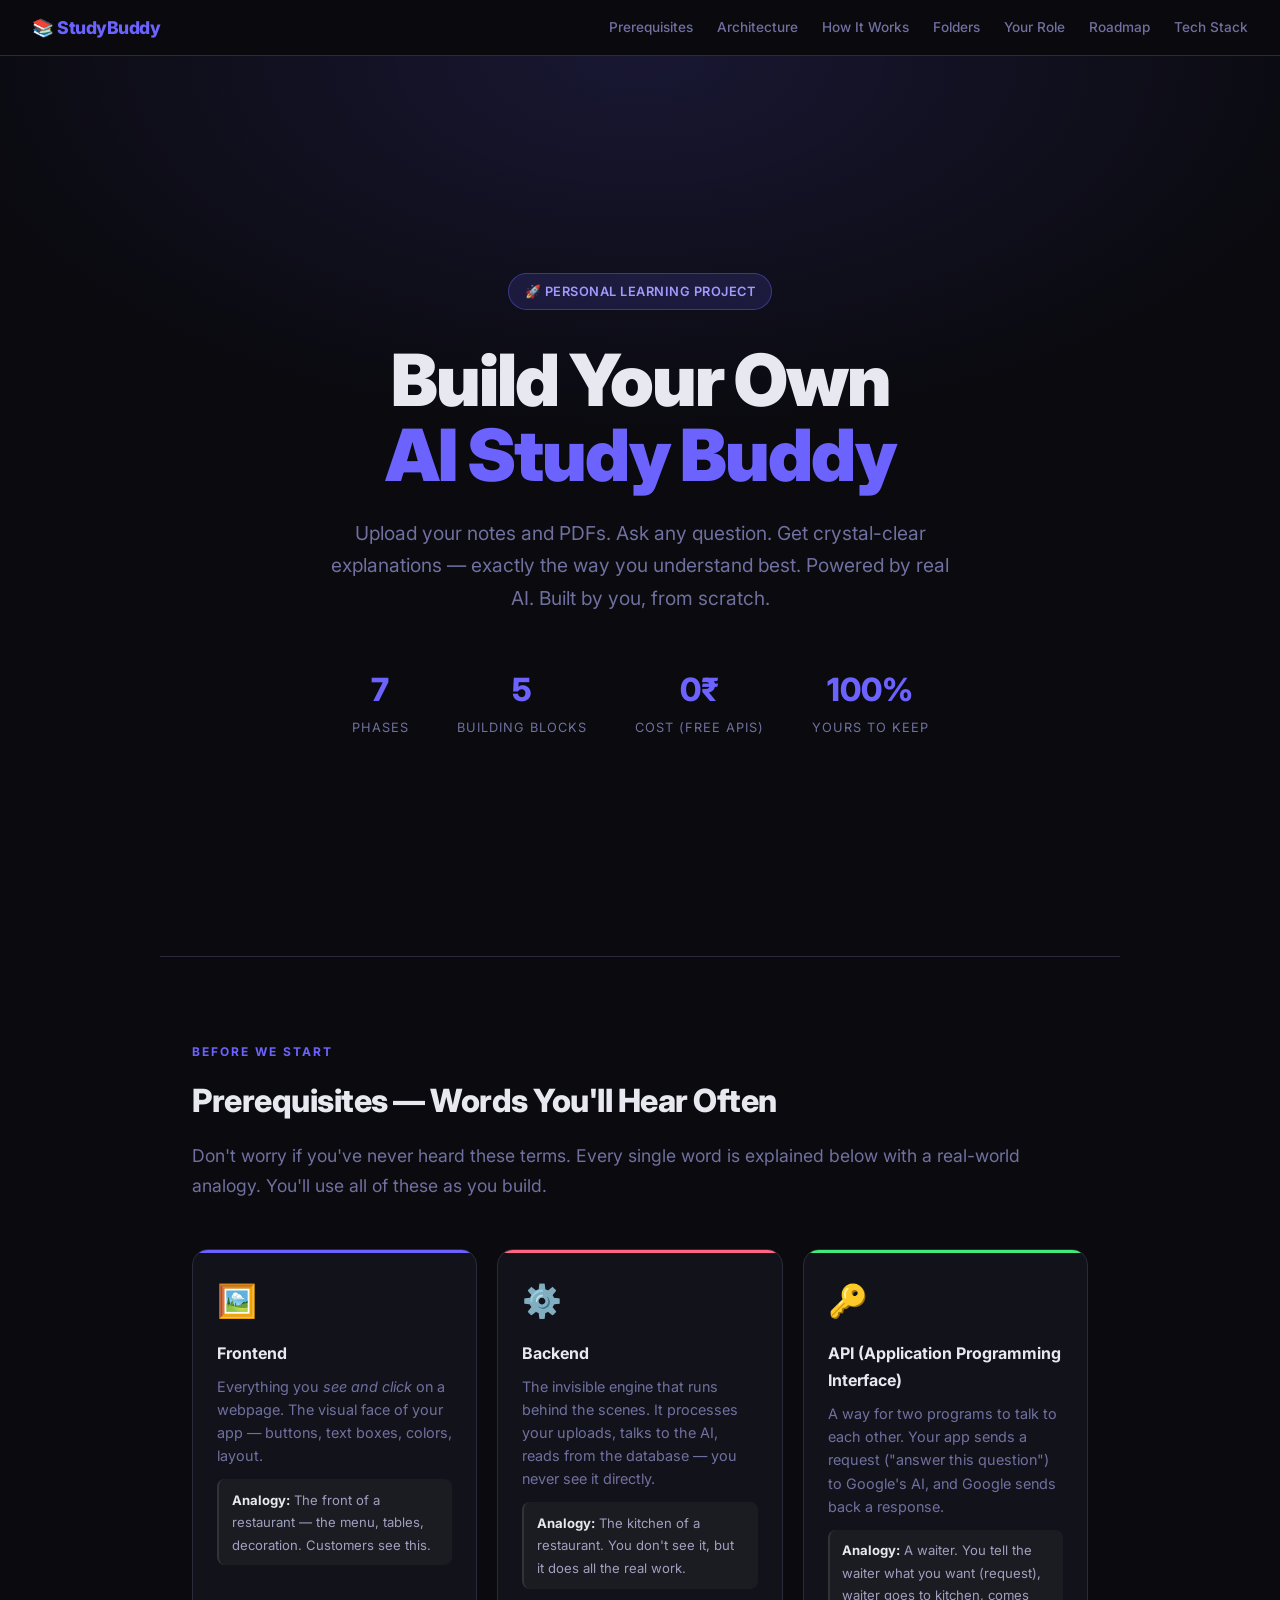
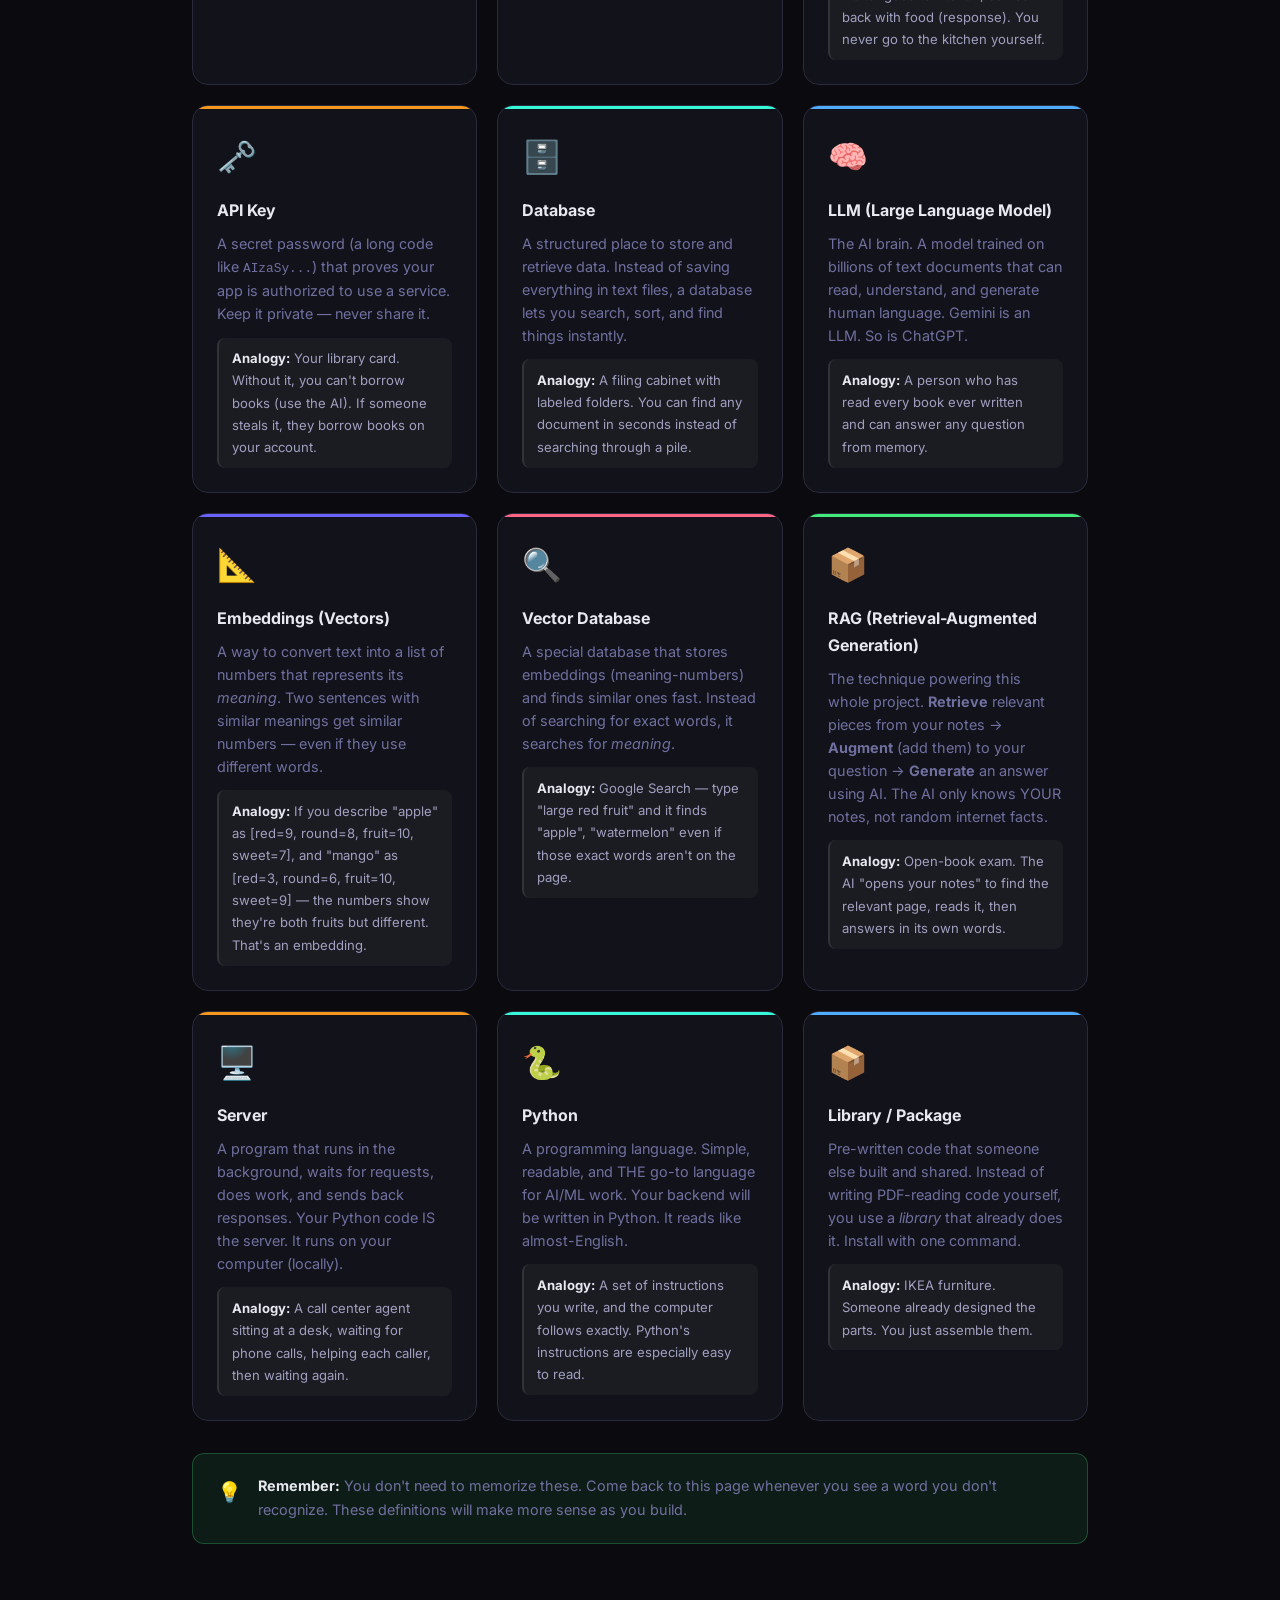
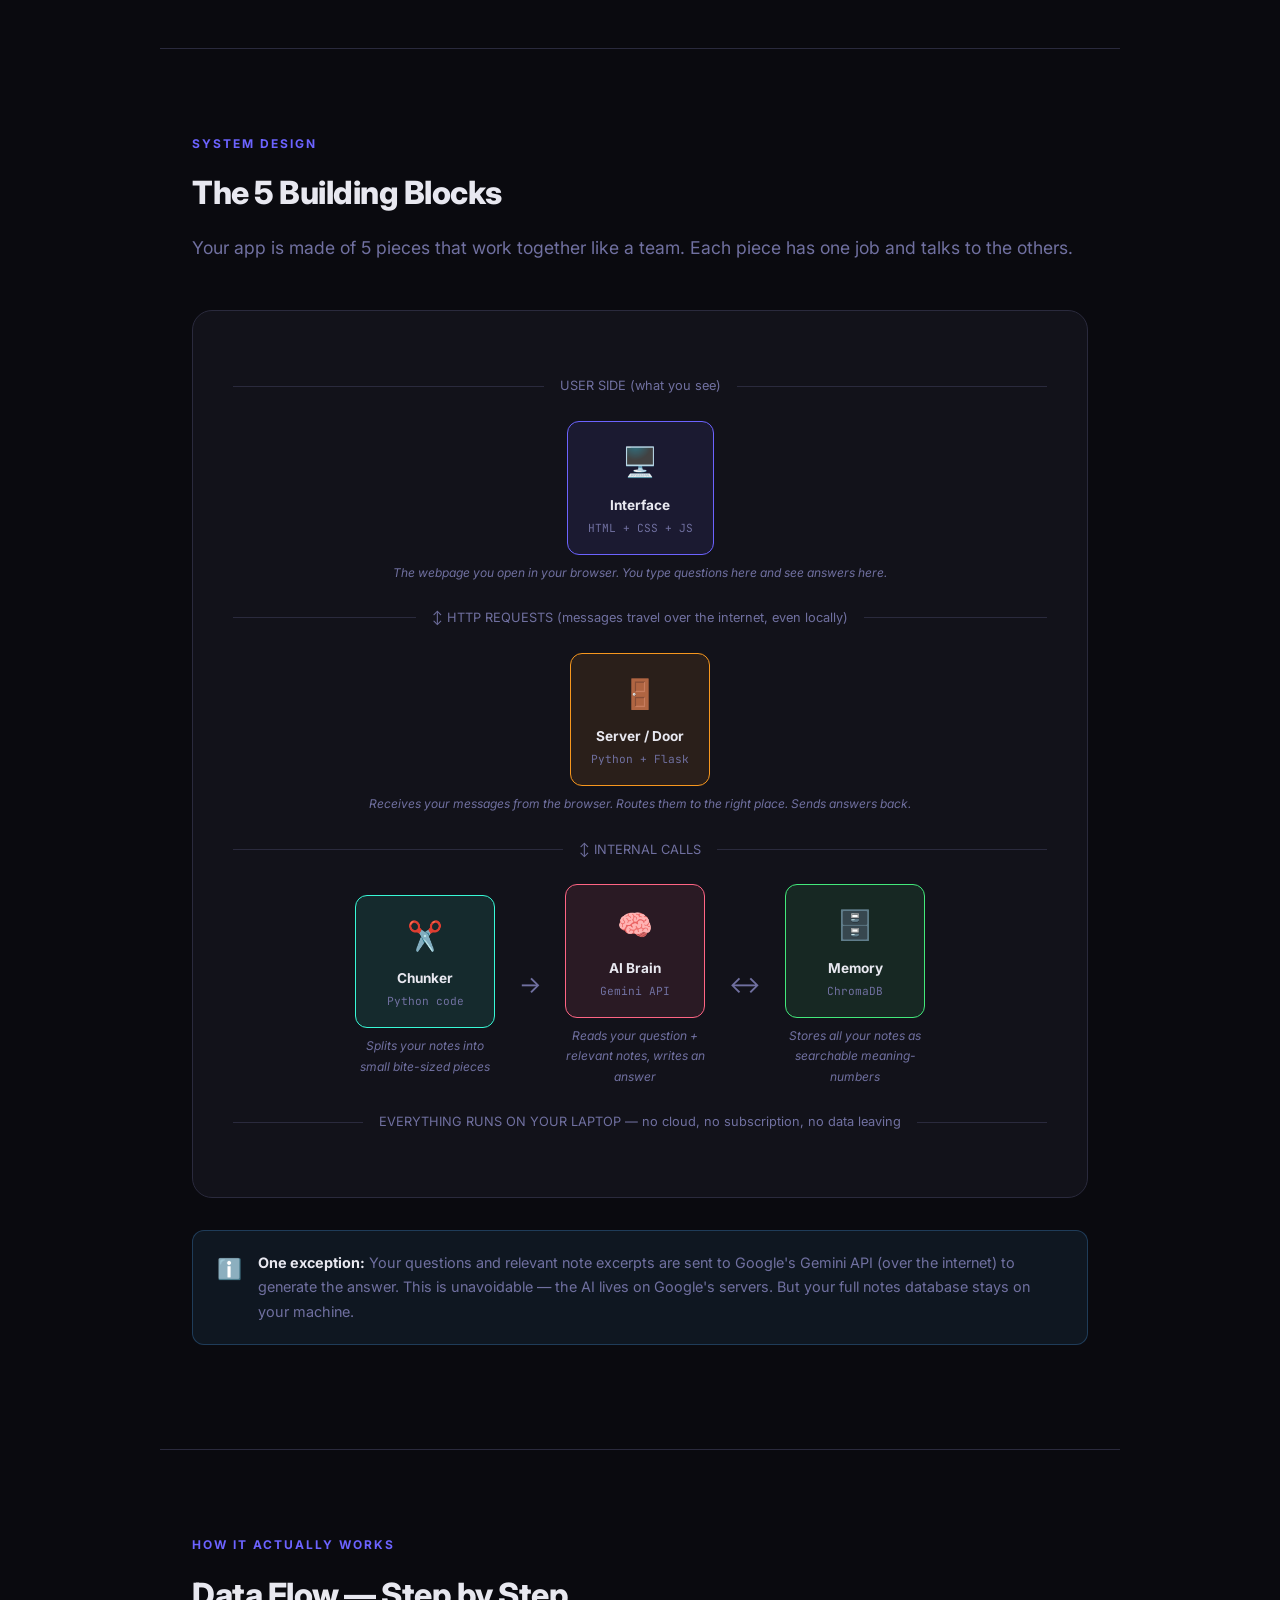
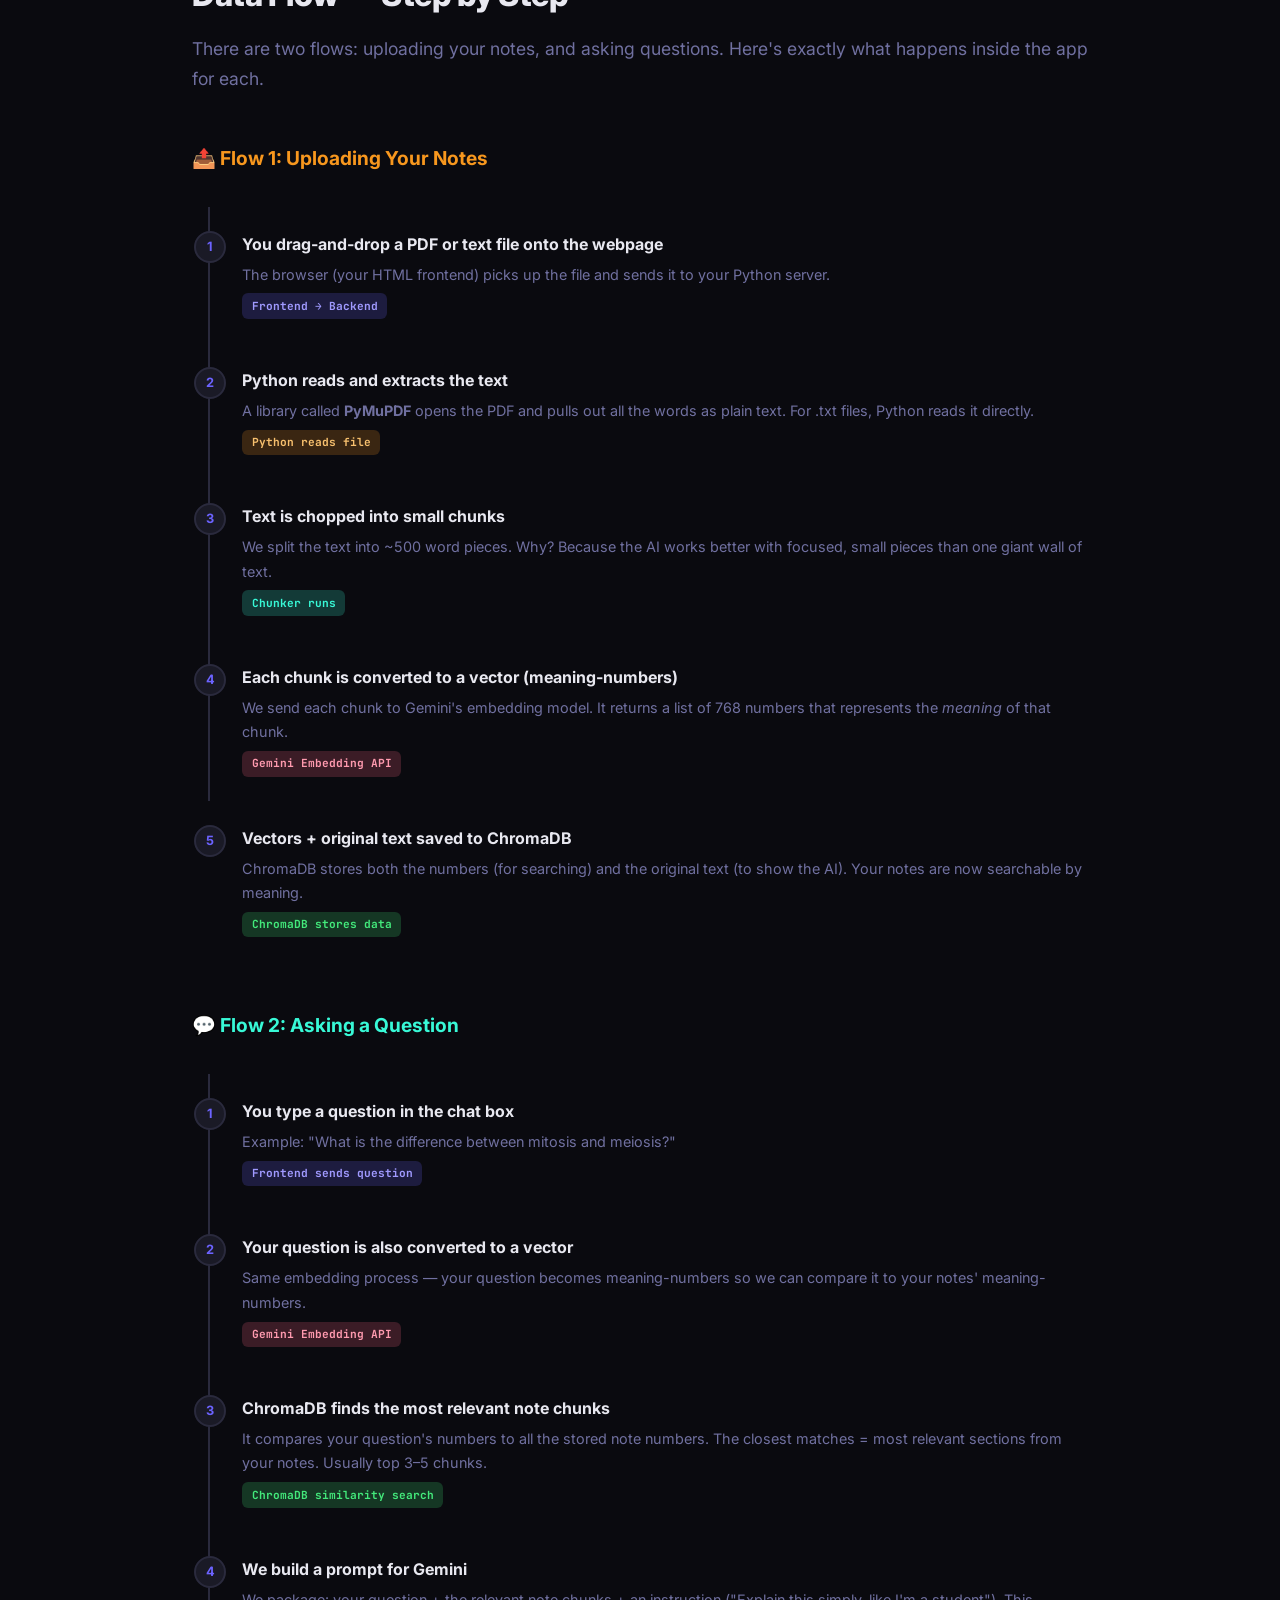
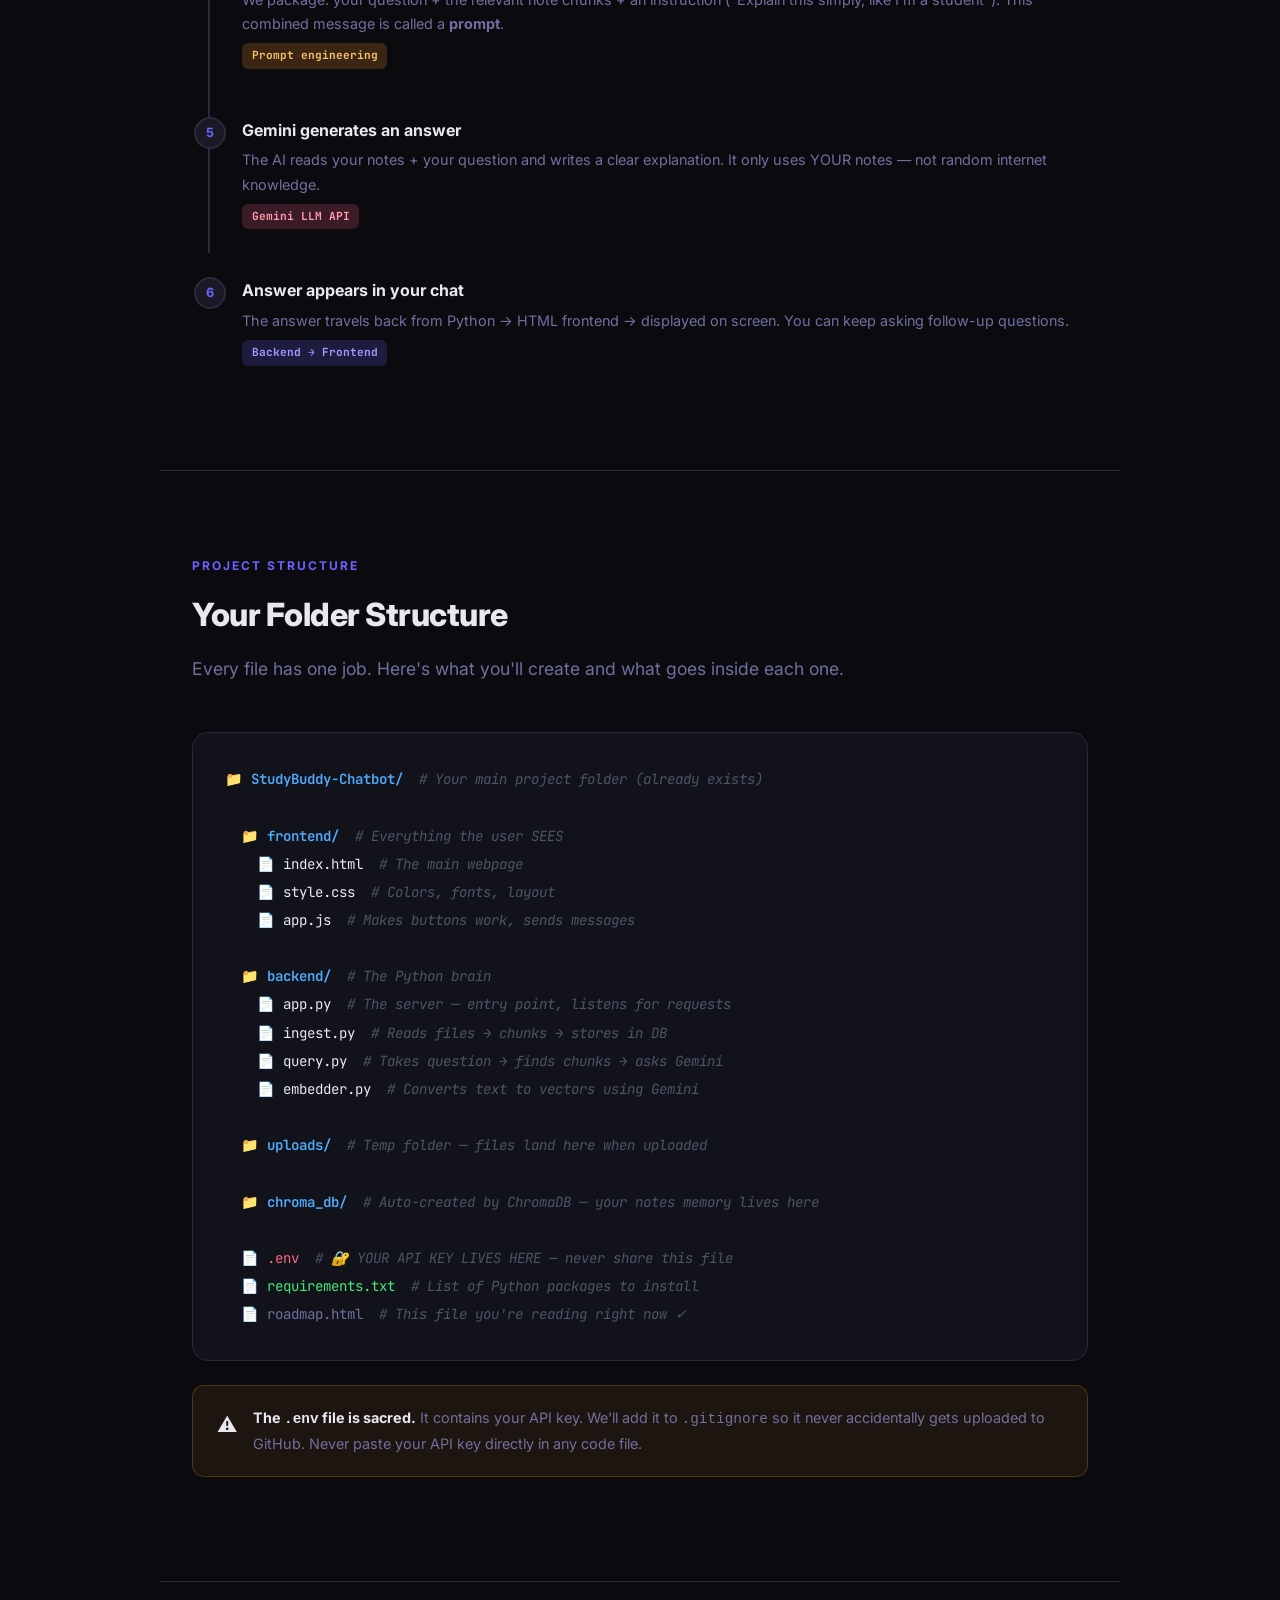
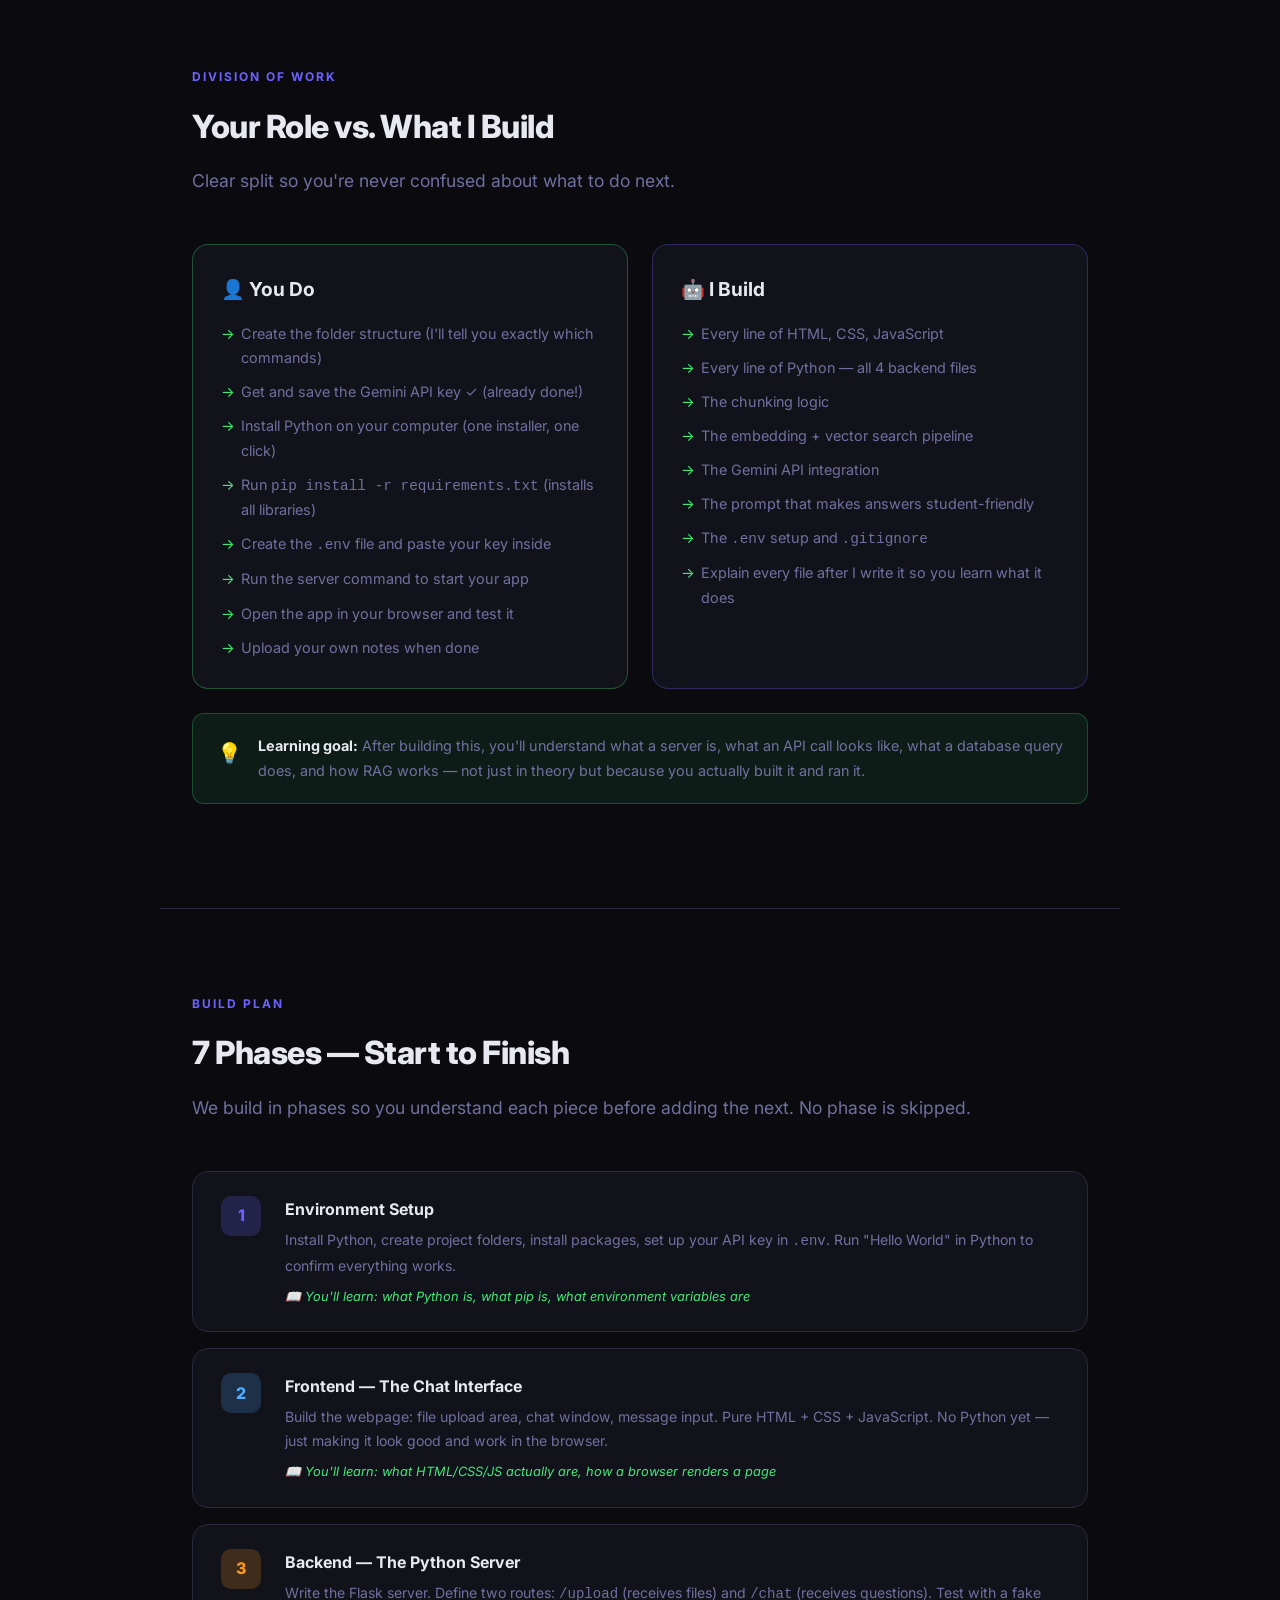
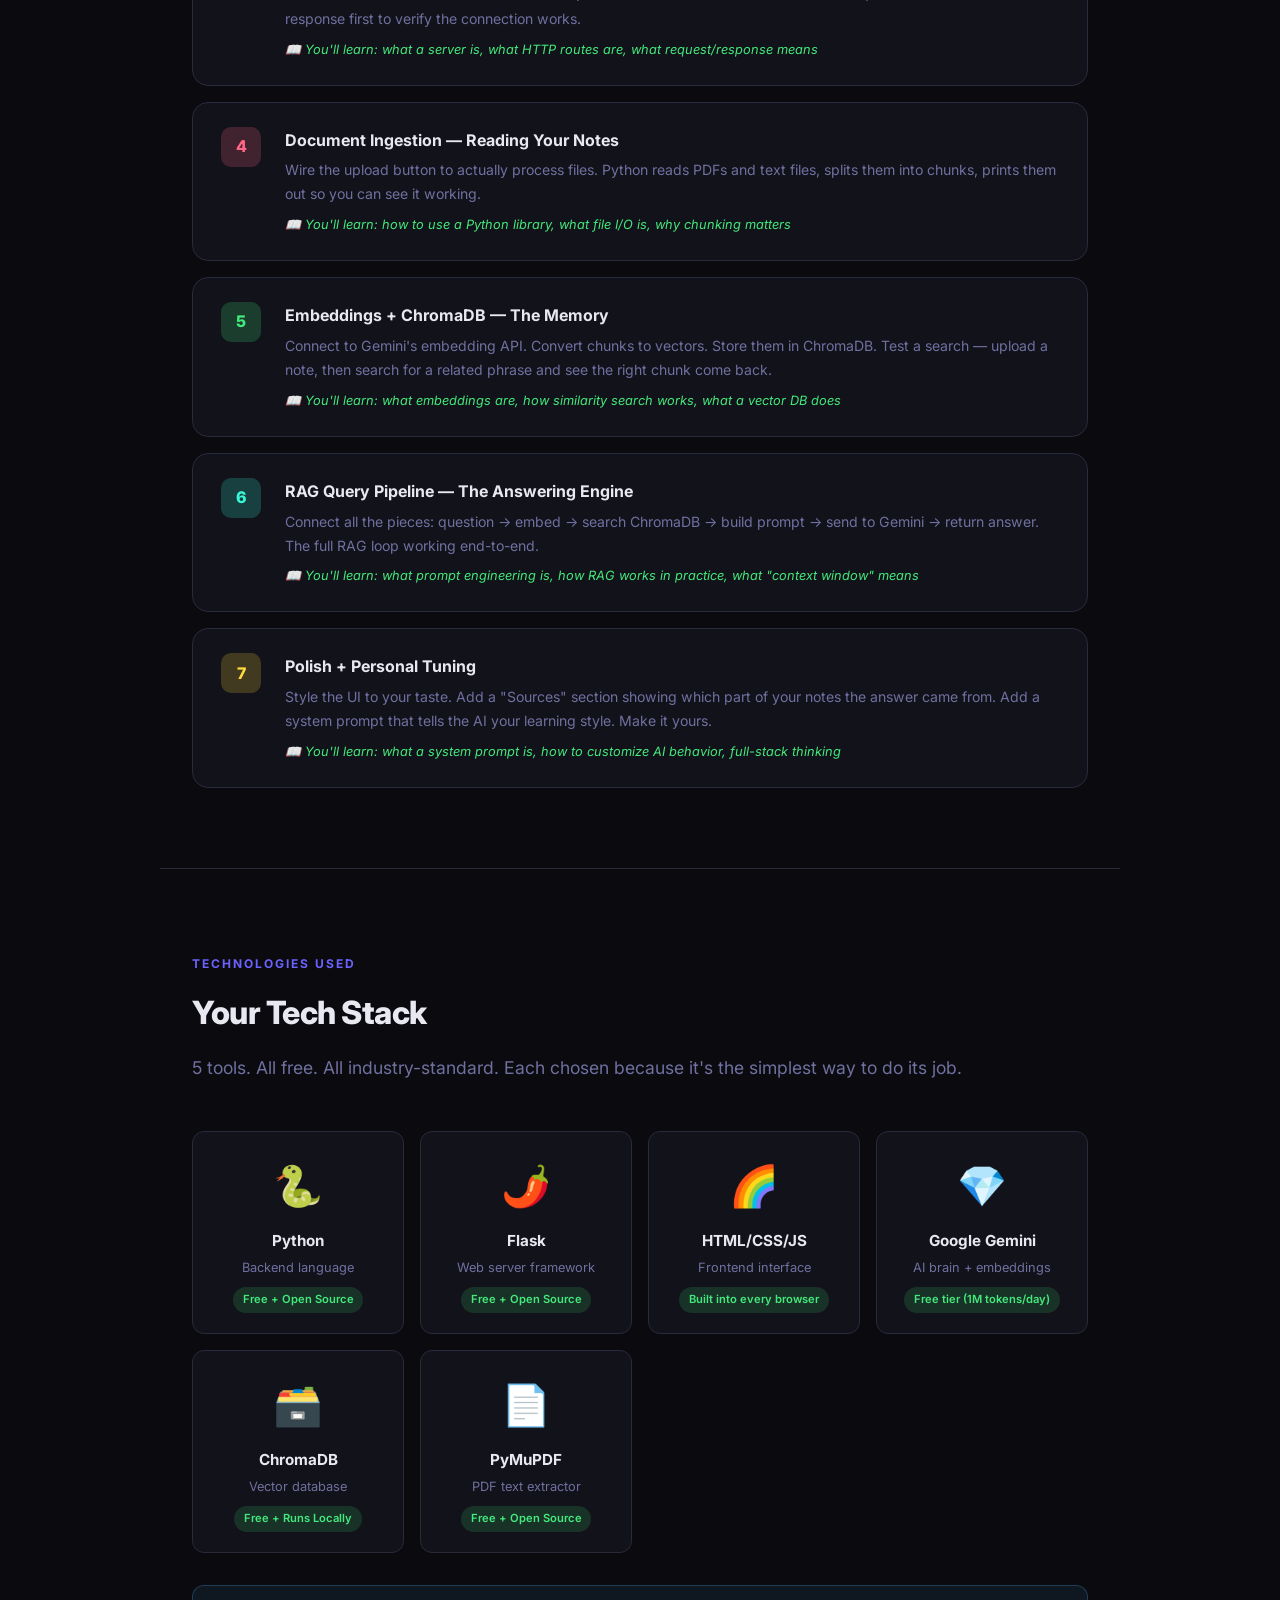
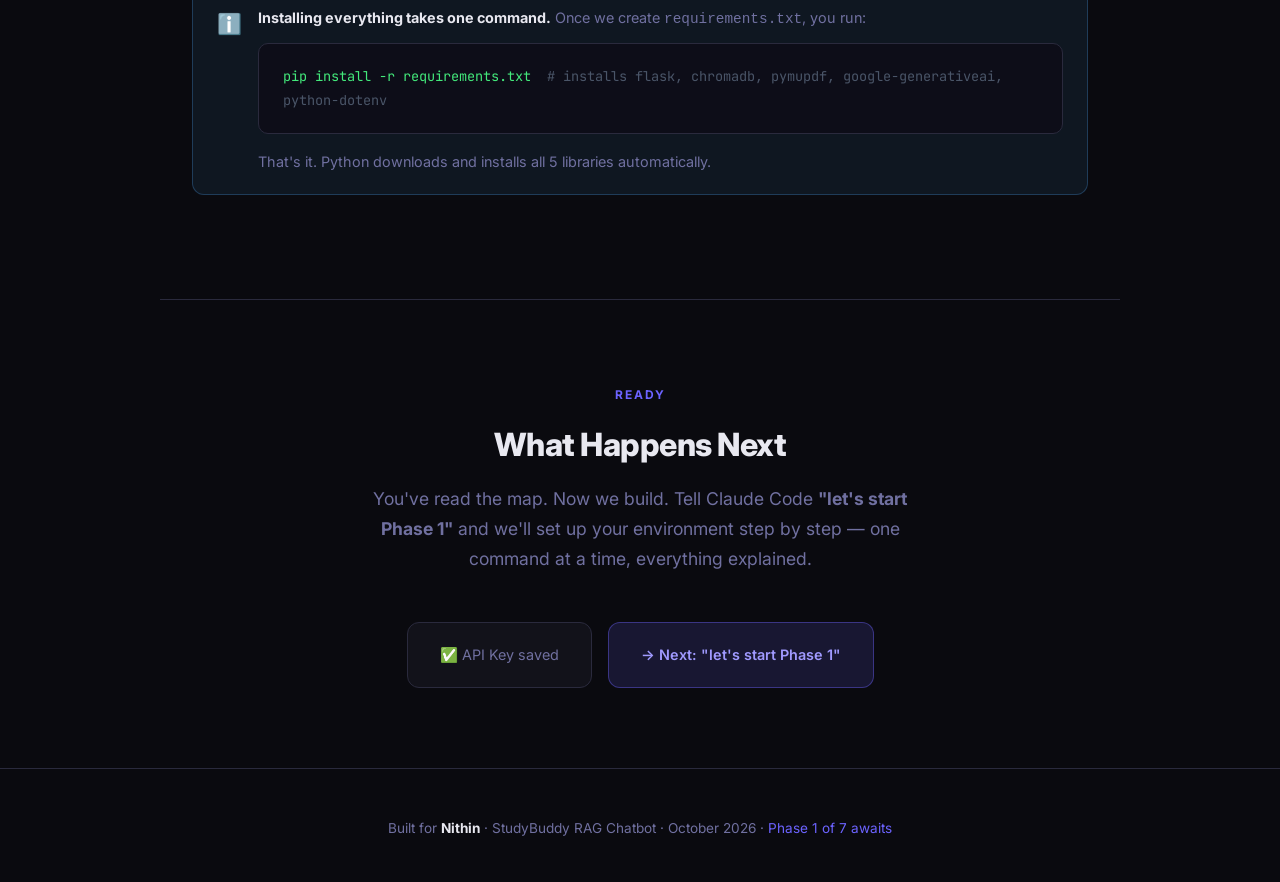
<file: roadmap.html>
<!DOCTYPE html>
<html lang="en">
<head>
  <meta charset="UTF-8" />
  <meta name="viewport" content="width=device-width, initial-scale=1.0" />
  <title>StudyBuddy — Project Roadmap</title>
  <link href="https://fonts.googleapis.com/css2?family=Inter:wght@300;400;500;600;700;800;900&family=JetBrains+Mono:wght@400;600&display=swap" rel="stylesheet" />
  <style>
    *, *::before, *::after { box-sizing: border-box; margin: 0; padding: 0; }

    :root {
      --bg: #0a0a0f;
      --surface: #12121a;
      --surface2: #1a1a26;
      --border: #2a2a3d;
      --text: #e8e8f0;
      --muted: #7070a0;
      --accent: #6c63ff;
      --accent2: #ff6584;
      --accent3: #43e97b;
      --accent4: #f7971e;
      --accent5: #38f9d7;
      --blue: #4facfe;
    }

    html { scroll-behavior: smooth; }

    body {
      background: var(--bg);
      color: var(--text);
      font-family: 'Inter', sans-serif;
      font-size: 16px;
      line-height: 1.7;
    }

    /* ── NAV ── */
    nav {
      position: sticky; top: 0; z-index: 100;
      background: rgba(10,10,15,0.92);
      backdrop-filter: blur(12px);
      border-bottom: 1px solid var(--border);
      padding: 0 2rem;
      display: flex; align-items: center; gap: 2rem;
      height: 56px;
    }
    .nav-brand { font-weight: 800; font-size: 1.1rem; color: var(--accent); letter-spacing: -0.5px; }
    .nav-links { display: flex; gap: 1.5rem; margin-left: auto; }
    .nav-links a {
      color: var(--muted); text-decoration: none; font-size: 0.85rem; font-weight: 500;
      transition: color 0.2s;
    }
    .nav-links a:hover { color: var(--text); }

    /* ── SECTIONS ── */
    section { padding: 5rem 2rem; max-width: 960px; margin: 0 auto; }
    section + section { border-top: 1px solid var(--border); }

    /* ── HERO ── */
    .hero {
      min-height: 100vh;
      display: flex; flex-direction: column; justify-content: center; align-items: center;
      text-align: center; padding: 4rem 2rem;
      background: radial-gradient(ellipse 80% 60% at 50% 0%, rgba(108,99,255,0.15) 0%, transparent 70%);
      max-width: 100%;
    }
    .hero-badge {
      display: inline-flex; align-items: center; gap: 0.5rem;
      background: rgba(108,99,255,0.15); border: 1px solid rgba(108,99,255,0.4);
      border-radius: 999px; padding: 0.4rem 1rem; font-size: 0.8rem;
      color: #a09aff; font-weight: 600; margin-bottom: 2rem;
      letter-spacing: 0.5px; text-transform: uppercase;
    }
    .hero h1 {
      font-size: clamp(2.5rem, 6vw, 4.5rem);
      font-weight: 900; letter-spacing: -2px; line-height: 1.05;
      margin-bottom: 1.5rem;
    }
    .hero h1 span { color: var(--accent); }
    .hero p {
      font-size: 1.2rem; color: var(--muted); max-width: 640px;
      margin: 0 auto 3rem;
    }
    .hero-stats {
      display: flex; gap: 3rem; flex-wrap: wrap; justify-content: center;
    }
    .hero-stat { text-align: center; }
    .hero-stat .num { font-size: 2rem; font-weight: 800; color: var(--accent); }
    .hero-stat .label { font-size: 0.8rem; color: var(--muted); text-transform: uppercase; letter-spacing: 1px; }

    /* ── HEADINGS ── */
    .section-label {
      display: inline-block;
      font-size: 0.75rem; font-weight: 700; letter-spacing: 2px;
      text-transform: uppercase; color: var(--accent); margin-bottom: 0.75rem;
    }
    h2 { font-size: 2rem; font-weight: 800; letter-spacing: -0.5px; margin-bottom: 0.75rem; }
    h3 { font-size: 1.2rem; font-weight: 700; margin-bottom: 0.5rem; }
    .lead { font-size: 1.1rem; color: var(--muted); margin-bottom: 3rem; }

    /* ── GLOSSARY CARDS ── */
    .glossary-grid {
      display: grid; grid-template-columns: repeat(auto-fill, minmax(280px, 1fr));
      gap: 1.25rem; margin-top: 2rem;
    }
    .gloss-card {
      background: var(--surface);
      border: 1px solid var(--border);
      border-radius: 16px; padding: 1.5rem;
      transition: transform 0.2s, border-color 0.2s;
      position: relative; overflow: hidden;
    }
    .gloss-card::before {
      content: '';
      position: absolute; top: 0; left: 0; right: 0; height: 3px;
      border-radius: 16px 16px 0 0;
    }
    .gloss-card:hover { transform: translateY(-3px); }
    .gloss-card.c1::before { background: var(--accent); }
    .gloss-card.c2::before { background: var(--accent2); }
    .gloss-card.c3::before { background: var(--accent3); }
    .gloss-card.c4::before { background: var(--accent4); }
    .gloss-card.c5::before { background: var(--accent5); }
    .gloss-card.c6::before { background: var(--blue); }
    .gloss-card:hover.c1 { border-color: var(--accent); }
    .gloss-card:hover.c2 { border-color: var(--accent2); }
    .gloss-card:hover.c3 { border-color: var(--accent3); }
    .gloss-card:hover.c4 { border-color: var(--accent4); }
    .gloss-card:hover.c5 { border-color: var(--accent5); }
    .gloss-card:hover.c6 { border-color: var(--blue); }
    .gloss-icon { font-size: 2rem; margin-bottom: 0.75rem; }
    .gloss-term { font-size: 1rem; font-weight: 700; margin-bottom: 0.5rem; }
    .gloss-def { font-size: 0.9rem; color: var(--muted); line-height: 1.6; }
    .gloss-analogy {
      margin-top: 0.75rem; padding: 0.6rem 0.8rem;
      background: rgba(255,255,255,0.04); border-radius: 8px;
      font-size: 0.82rem; color: #a0a0c0;
      border-left: 2px solid rgba(255,255,255,0.1);
    }
    .gloss-analogy strong { color: var(--text); }

    /* ── ARCHITECTURE DIAGRAM ── */
    .arch-diagram {
      background: var(--surface);
      border: 1px solid var(--border);
      border-radius: 20px; padding: 2.5rem;
      margin-top: 2rem;
    }
    .arch-row {
      display: flex; align-items: center; justify-content: center;
      gap: 0; flex-wrap: wrap;
    }
    .arch-box {
      background: var(--surface2);
      border: 1.5px solid var(--border);
      border-radius: 12px; padding: 1rem 1.25rem;
      text-align: center; min-width: 130px;
      transition: all 0.2s;
    }
    .arch-box:hover {
      transform: scale(1.05);
    }
    .arch-box .icon { font-size: 1.8rem; margin-bottom: 0.4rem; }
    .arch-box .name { font-size: 0.85rem; font-weight: 700; }
    .arch-box .tech { font-size: 0.7rem; color: var(--muted); font-family: 'JetBrains Mono', monospace; margin-top: 2px; }
    .arch-box.highlight-purple { border-color: var(--accent); background: rgba(108,99,255,0.1); }
    .arch-box.highlight-pink   { border-color: var(--accent2); background: rgba(255,101,132,0.1); }
    .arch-box.highlight-green  { border-color: var(--accent3); background: rgba(67,233,123,0.1); }
    .arch-box.highlight-orange { border-color: var(--accent4); background: rgba(247,151,30,0.1); }
    .arch-box.highlight-teal   { border-color: var(--accent5); background: rgba(56,249,215,0.1); }
    .arch-arrow {
      color: var(--muted); font-size: 1.5rem; padding: 0 0.5rem; user-select: none;
    }
    .arch-label {
      font-size: 0.75rem; color: var(--muted); text-align: center;
      margin-top: 0.5rem; font-style: italic;
    }
    .arch-section { margin: 1.5rem 0; }
    .arch-divider {
      display: flex; align-items: center; gap: 1rem; margin: 1.5rem 0;
      color: var(--muted); font-size: 0.8rem;
    }
    .arch-divider::before, .arch-divider::after {
      content: ''; flex: 1; height: 1px; background: var(--border);
    }

    /* ── DATA FLOW ── */
    .flow-steps { margin-top: 2rem; display: flex; flex-direction: column; gap: 0; }
    .flow-step {
      display: flex; gap: 1.5rem; align-items: flex-start;
      padding: 1.5rem 0;
      border-left: 2px solid var(--border);
      padding-left: 2rem; margin-left: 1rem;
      position: relative;
    }
    .flow-step::before {
      content: attr(data-num);
      position: absolute; left: -1rem;
      width: 2rem; height: 2rem; border-radius: 50%;
      background: var(--surface2); border: 2px solid var(--border);
      display: flex; align-items: center; justify-content: center;
      font-size: 0.8rem; font-weight: 700; color: var(--accent);
    }
    .flow-step:last-child { border-left-color: transparent; }
    .flow-step-content h4 { font-size: 1rem; font-weight: 700; margin-bottom: 0.3rem; }
    .flow-step-content p { font-size: 0.9rem; color: var(--muted); }
    .flow-tag {
      display: inline-block; padding: 0.2rem 0.6rem; border-radius: 6px;
      font-size: 0.7rem; font-weight: 700; font-family: 'JetBrains Mono', monospace;
      margin-top: 0.4rem;
    }
    .tag-purple { background: rgba(108,99,255,0.2); color: #a09aff; }
    .tag-pink   { background: rgba(255,101,132,0.2); color: #ff9aaf; }
    .tag-green  { background: rgba(67,233,123,0.2); color: #43e97b; }
    .tag-orange { background: rgba(247,151,30,0.2); color: #f7c06e; }
    .tag-teal   { background: rgba(56,249,215,0.2); color: #38f9d7; }
    .tag-blue   { background: rgba(79,172,254,0.2); color: #4facfe; }

    /* ── FOLDER TREE ── */
    .folder-tree {
      background: var(--surface);
      border: 1px solid var(--border);
      border-radius: 16px; padding: 2rem;
      font-family: 'JetBrains Mono', monospace;
      font-size: 0.88rem; line-height: 2;
      margin-top: 2rem;
    }
    .folder-tree .folder { color: var(--blue); font-weight: 600; }
    .folder-tree .file { color: var(--muted); }
    .folder-tree .file.important { color: var(--text); }
    .folder-tree .comment { color: #4a5568; font-style: italic; }
    .folder-tree .highlight { color: var(--accent3); }
    .folder-tree .secret { color: var(--accent2); }

    /* ── ROLE TABLE ── */
    .role-grid {
      display: grid; grid-template-columns: 1fr 1fr;
      gap: 1.5rem; margin-top: 2rem;
    }
    .role-card {
      background: var(--surface);
      border: 1px solid var(--border);
      border-radius: 16px; padding: 1.75rem;
    }
    .role-card h3 { margin-bottom: 1rem; display: flex; align-items: center; gap: 0.5rem; }
    .role-card ul { list-style: none; display: flex; flex-direction: column; gap: 0.6rem; }
    .role-card ul li {
      font-size: 0.9rem; color: var(--muted);
      padding-left: 1.25rem; position: relative;
    }
    .role-card ul li::before {
      content: '→'; position: absolute; left: 0; color: var(--accent3);
    }
    .role-card.you { border-color: rgba(67,233,123,0.3); }
    .role-card.claude { border-color: rgba(108,99,255,0.3); }

    /* ── PHASES / ROADMAP ── */
    .phases { display: flex; flex-direction: column; gap: 1rem; margin-top: 2rem; }
    .phase-card {
      background: var(--surface);
      border: 1px solid var(--border);
      border-radius: 16px; padding: 1.5rem 1.75rem;
      display: flex; gap: 1.5rem; align-items: flex-start;
      transition: all 0.2s;
      cursor: default;
    }
    .phase-card:hover { border-color: var(--accent); transform: translateX(4px); }
    .phase-num {
      min-width: 2.5rem; height: 2.5rem; border-radius: 10px;
      display: flex; align-items: center; justify-content: center;
      font-weight: 800; font-size: 1rem; flex-shrink: 0;
    }
    .phase-card:nth-child(1) .phase-num { background: rgba(108,99,255,0.2); color: var(--accent); }
    .phase-card:nth-child(2) .phase-num { background: rgba(79,172,254,0.2); color: var(--blue); }
    .phase-card:nth-child(3) .phase-num { background: rgba(247,151,30,0.2); color: var(--accent4); }
    .phase-card:nth-child(4) .phase-num { background: rgba(255,101,132,0.2); color: var(--accent2); }
    .phase-card:nth-child(5) .phase-num { background: rgba(67,233,123,0.2); color: var(--accent3); }
    .phase-card:nth-child(6) .phase-num { background: rgba(56,249,215,0.2); color: var(--accent5); }
    .phase-card:nth-child(7) .phase-num { background: rgba(255,217,61,0.2); color: #ffd93d; }
    .phase-body h4 { font-size: 1rem; font-weight: 700; margin-bottom: 0.3rem; }
    .phase-body p { font-size: 0.88rem; color: var(--muted); margin-bottom: 0.5rem; }
    .phase-learn { font-size: 0.8rem; color: var(--accent3); font-style: italic; }

    /* ── TECH STACK ── */
    .stack-grid {
      display: grid; grid-template-columns: repeat(auto-fill, minmax(200px, 1fr));
      gap: 1rem; margin-top: 2rem;
    }
    .stack-card {
      background: var(--surface); border: 1px solid var(--border);
      border-radius: 12px; padding: 1.25rem; text-align: center;
      transition: all 0.2s;
    }
    .stack-card:hover { transform: translateY(-3px); }
    .stack-card .logo { font-size: 2.5rem; margin-bottom: 0.5rem; }
    .stack-card .sname { font-size: 0.95rem; font-weight: 700; margin-bottom: 0.25rem; }
    .stack-card .srole { font-size: 0.8rem; color: var(--muted); }
    .stack-card .sfree {
      margin-top: 0.5rem; display: inline-block;
      padding: 0.2rem 0.6rem; border-radius: 999px;
      font-size: 0.7rem; font-weight: 600; background: rgba(67,233,123,0.15); color: var(--accent3);
    }

    /* ── CALLOUT ── */
    .callout {
      border-radius: 12px; padding: 1.25rem 1.5rem;
      margin: 1.5rem 0; display: flex; gap: 1rem; align-items: flex-start;
    }
    .callout.info { background: rgba(79,172,254,0.08); border: 1px solid rgba(79,172,254,0.25); }
    .callout.warn { background: rgba(247,151,30,0.08); border: 1px solid rgba(247,151,30,0.25); }
    .callout.tip  { background: rgba(67,233,123,0.08); border: 1px solid rgba(67,233,123,0.25); }
    .callout-icon { font-size: 1.25rem; flex-shrink: 0; margin-top: 0.1rem; }
    .callout-body { font-size: 0.9rem; color: var(--muted); }
    .callout-body strong { color: var(--text); }

    /* ── CODE BLOCK ── */
    .code-block {
      background: #0d0d18; border: 1px solid var(--border);
      border-radius: 10px; padding: 1.25rem 1.5rem;
      font-family: 'JetBrains Mono', monospace;
      font-size: 0.85rem; line-height: 1.8;
      overflow-x: auto; margin: 1rem 0;
    }
    .code-block .cmd { color: var(--accent3); }
    .code-block .comment { color: #4a5568; }
    .code-block .str { color: var(--accent4); }

    /* ── FOOTER ── */
    footer {
      text-align: center; padding: 3rem 2rem;
      border-top: 1px solid var(--border);
      color: var(--muted); font-size: 0.85rem;
    }
    footer strong { color: var(--text); }

    /* ── RESPONSIVE ── */
    @media (max-width: 640px) {
      .role-grid { grid-template-columns: 1fr; }
      .glossary-grid { grid-template-columns: 1fr; }
      h2 { font-size: 1.5rem; }
    }
  </style>
</head>
<body>

<!-- NAV -->
<nav>
  <span class="nav-brand">📚 StudyBuddy</span>
  <div class="nav-links">
    <a href="#prerequisites">Prerequisites</a>
    <a href="#architecture">Architecture</a>
    <a href="#dataflow">How It Works</a>
    <a href="#folders">Folders</a>
    <a href="#roles">Your Role</a>
    <a href="#roadmap">Roadmap</a>
    <a href="#stack">Tech Stack</a>
  </div>
</nav>

<!-- HERO -->
<section class="hero" id="top">
  <div class="hero-badge">🚀 Personal Learning Project</div>
  <h1>Build Your Own<br /><span>AI Study Buddy</span></h1>
  <p>
    Upload your notes and PDFs. Ask any question. Get crystal-clear explanations — exactly the way you understand best. Powered by real AI. Built by you, from scratch.
  </p>
  <div class="hero-stats">
    <div class="hero-stat"><div class="num">7</div><div class="label">Phases</div></div>
    <div class="hero-stat"><div class="num">5</div><div class="label">Building Blocks</div></div>
    <div class="hero-stat"><div class="num">0₹</div><div class="label">Cost (Free APIs)</div></div>
    <div class="hero-stat"><div class="num">100%</div><div class="label">Yours to keep</div></div>
  </div>
</section>

<!-- PREREQUISITES -->
<section id="prerequisites">
  <div class="section-label">Before We Start</div>
  <h2>Prerequisites — Words You'll Hear Often</h2>
  <p class="lead">
    Don't worry if you've never heard these terms. Every single word is explained below with a real-world analogy. You'll use all of these as you build.
  </p>

  <div class="glossary-grid">

    <div class="gloss-card c1">
      <div class="gloss-icon">🖼️</div>
      <div class="gloss-term">Frontend</div>
      <div class="gloss-def">Everything you <em>see and click</em> on a webpage. The visual face of your app — buttons, text boxes, colors, layout.</div>
      <div class="gloss-analogy"><strong>Analogy:</strong> The front of a restaurant — the menu, tables, decoration. Customers see this.</div>
    </div>

    <div class="gloss-card c2">
      <div class="gloss-icon">⚙️</div>
      <div class="gloss-term">Backend</div>
      <div class="gloss-def">The invisible engine that runs behind the scenes. It processes your uploads, talks to the AI, reads from the database — you never see it directly.</div>
      <div class="gloss-analogy"><strong>Analogy:</strong> The kitchen of a restaurant. You don't see it, but it does all the real work.</div>
    </div>

    <div class="gloss-card c3">
      <div class="gloss-icon">🔑</div>
      <div class="gloss-term">API (Application Programming Interface)</div>
      <div class="gloss-def">A way for two programs to talk to each other. Your app sends a request ("answer this question") to Google's AI, and Google sends back a response.</div>
      <div class="gloss-analogy"><strong>Analogy:</strong> A waiter. You tell the waiter what you want (request), waiter goes to kitchen, comes back with food (response). You never go to the kitchen yourself.</div>
    </div>

    <div class="gloss-card c4">
      <div class="gloss-icon">🗝️</div>
      <div class="gloss-term">API Key</div>
      <div class="gloss-def">A secret password (a long code like <code style="font-size:0.8rem">AIzaSy...</code>) that proves your app is authorized to use a service. Keep it private — never share it.</div>
      <div class="gloss-analogy"><strong>Analogy:</strong> Your library card. Without it, you can't borrow books (use the AI). If someone steals it, they borrow books on your account.</div>
    </div>

    <div class="gloss-card c5">
      <div class="gloss-icon">🗄️</div>
      <div class="gloss-term">Database</div>
      <div class="gloss-def">A structured place to store and retrieve data. Instead of saving everything in text files, a database lets you search, sort, and find things instantly.</div>
      <div class="gloss-analogy"><strong>Analogy:</strong> A filing cabinet with labeled folders. You can find any document in seconds instead of searching through a pile.</div>
    </div>

    <div class="gloss-card c6">
      <div class="gloss-icon">🧠</div>
      <div class="gloss-term">LLM (Large Language Model)</div>
      <div class="gloss-def">The AI brain. A model trained on billions of text documents that can read, understand, and generate human language. Gemini is an LLM. So is ChatGPT.</div>
      <div class="gloss-analogy"><strong>Analogy:</strong> A person who has read every book ever written and can answer any question from memory.</div>
    </div>

    <div class="gloss-card c1">
      <div class="gloss-icon">📐</div>
      <div class="gloss-term">Embeddings (Vectors)</div>
      <div class="gloss-def">A way to convert text into a list of numbers that represents its <em>meaning</em>. Two sentences with similar meanings get similar numbers — even if they use different words.</div>
      <div class="gloss-analogy"><strong>Analogy:</strong> If you describe "apple" as [red=9, round=8, fruit=10, sweet=7], and "mango" as [red=3, round=6, fruit=10, sweet=9] — the numbers show they're both fruits but different. That's an embedding.</div>
    </div>

    <div class="gloss-card c2">
      <div class="gloss-icon">🔍</div>
      <div class="gloss-term">Vector Database</div>
      <div class="gloss-def">A special database that stores embeddings (meaning-numbers) and finds similar ones fast. Instead of searching for exact words, it searches for <em>meaning</em>.</div>
      <div class="gloss-analogy"><strong>Analogy:</strong> Google Search — type "large red fruit" and it finds "apple", "watermelon" even if those exact words aren't on the page.</div>
    </div>

    <div class="gloss-card c3">
      <div class="gloss-icon">📦</div>
      <div class="gloss-term">RAG (Retrieval-Augmented Generation)</div>
      <div class="gloss-def">The technique powering this whole project. <strong>Retrieve</strong> relevant pieces from your notes → <strong>Augment</strong> (add them) to your question → <strong>Generate</strong> an answer using AI. The AI only knows YOUR notes, not random internet facts.</div>
      <div class="gloss-analogy"><strong>Analogy:</strong> Open-book exam. The AI "opens your notes" to find the relevant page, reads it, then answers in its own words.</div>
    </div>

    <div class="gloss-card c4">
      <div class="gloss-icon">🖥️</div>
      <div class="gloss-term">Server</div>
      <div class="gloss-def">A program that runs in the background, waits for requests, does work, and sends back responses. Your Python code IS the server. It runs on your computer (locally).</div>
      <div class="gloss-analogy"><strong>Analogy:</strong> A call center agent sitting at a desk, waiting for phone calls, helping each caller, then waiting again.</div>
    </div>

    <div class="gloss-card c5">
      <div class="gloss-icon">🐍</div>
      <div class="gloss-term">Python</div>
      <div class="gloss-def">A programming language. Simple, readable, and THE go-to language for AI/ML work. Your backend will be written in Python. It reads like almost-English.</div>
      <div class="gloss-analogy"><strong>Analogy:</strong> A set of instructions you write, and the computer follows exactly. Python's instructions are especially easy to read.</div>
    </div>

    <div class="gloss-card c6">
      <div class="gloss-icon">📦</div>
      <div class="gloss-term">Library / Package</div>
      <div class="gloss-def">Pre-written code that someone else built and shared. Instead of writing PDF-reading code yourself, you use a <em>library</em> that already does it. Install with one command.</div>
      <div class="gloss-analogy"><strong>Analogy:</strong> IKEA furniture. Someone already designed the parts. You just assemble them.</div>
    </div>

  </div>

  <div class="callout tip" style="margin-top:2rem">
    <div class="callout-icon">💡</div>
    <div class="callout-body"><strong>Remember:</strong> You don't need to memorize these. Come back to this page whenever you see a word you don't recognize. These definitions will make more sense as you build.</div>
  </div>
</section>

<!-- ARCHITECTURE -->
<section id="architecture">
  <div class="section-label">System Design</div>
  <h2>The 5 Building Blocks</h2>
  <p class="lead">Your app is made of 5 pieces that work together like a team. Each piece has one job and talks to the others.</p>

  <div class="arch-diagram">

    <div class="arch-divider">USER SIDE (what you see)</div>

    <div class="arch-row">
      <div class="arch-box highlight-purple">
        <div class="icon">🖥️</div>
        <div class="name">Interface</div>
        <div class="tech">HTML + CSS + JS</div>
      </div>
    </div>
    <div class="arch-label">The webpage you open in your browser. You type questions here and see answers here.</div>

    <div class="arch-divider">↕ HTTP REQUESTS (messages travel over the internet, even locally)</div>

    <div class="arch-row">
      <div class="arch-box highlight-orange">
        <div class="icon">🚪</div>
        <div class="name">Server / Door</div>
        <div class="tech">Python + Flask</div>
      </div>
    </div>
    <div class="arch-label">Receives your messages from the browser. Routes them to the right place. Sends answers back.</div>

    <div class="arch-divider">↕ INTERNAL CALLS</div>

    <div class="arch-row" style="gap:1.5rem; flex-wrap:wrap; justify-content:center">
      <div style="text-align:center">
        <div class="arch-box highlight-teal">
          <div class="icon">✂️</div>
          <div class="name">Chunker</div>
          <div class="tech">Python code</div>
        </div>
        <div class="arch-label" style="max-width:140px">Splits your notes into small bite-sized pieces</div>
      </div>

      <div style="display:flex;align-items:center;font-size:1.5rem;color:var(--muted)">→</div>

      <div style="text-align:center">
        <div class="arch-box highlight-pink">
          <div class="icon">🧠</div>
          <div class="name">AI Brain</div>
          <div class="tech">Gemini API</div>
        </div>
        <div class="arch-label" style="max-width:140px">Reads your question + relevant notes, writes an answer</div>
      </div>

      <div style="display:flex;align-items:center;font-size:1.5rem;color:var(--muted)">↔</div>

      <div style="text-align:center">
        <div class="arch-box highlight-green">
          <div class="icon">🗄️</div>
          <div class="name">Memory</div>
          <div class="tech">ChromaDB</div>
        </div>
        <div class="arch-label" style="max-width:140px">Stores all your notes as searchable meaning-numbers</div>
      </div>
    </div>

    <div class="arch-divider">EVERYTHING RUNS ON YOUR LAPTOP — no cloud, no subscription, no data leaving</div>
  </div>

  <div class="callout info" style="margin-top:2rem">
    <div class="callout-icon">ℹ️</div>
    <div class="callout-body"><strong>One exception:</strong> Your questions and relevant note excerpts are sent to Google's Gemini API (over the internet) to generate the answer. This is unavoidable — the AI lives on Google's servers. But your full notes database stays on your machine.</div>
  </div>
</section>

<!-- DATA FLOW -->
<section id="dataflow">
  <div class="section-label">How It Actually Works</div>
  <h2>Data Flow — Step by Step</h2>
  <p class="lead">There are two flows: uploading your notes, and asking questions. Here's exactly what happens inside the app for each.</p>

  <h3 style="margin-bottom:1rem; color: var(--accent4)">📤 Flow 1: Uploading Your Notes</h3>
  <div class="flow-steps">
    <div class="flow-step" data-num="1">
      <div class="flow-step-content">
        <h4>You drag-and-drop a PDF or text file onto the webpage</h4>
        <p>The browser (your HTML frontend) picks up the file and sends it to your Python server.</p>
        <span class="flow-tag tag-purple">Frontend → Backend</span>
      </div>
    </div>
    <div class="flow-step" data-num="2">
      <div class="flow-step-content">
        <h4>Python reads and extracts the text</h4>
        <p>A library called <strong>PyMuPDF</strong> opens the PDF and pulls out all the words as plain text. For .txt files, Python reads it directly.</p>
        <span class="flow-tag tag-orange">Python reads file</span>
      </div>
    </div>
    <div class="flow-step" data-num="3">
      <div class="flow-step-content">
        <h4>Text is chopped into small chunks</h4>
        <p>We split the text into ~500 word pieces. Why? Because the AI works better with focused, small pieces than one giant wall of text.</p>
        <span class="flow-tag tag-teal">Chunker runs</span>
      </div>
    </div>
    <div class="flow-step" data-num="4">
      <div class="flow-step-content">
        <h4>Each chunk is converted to a vector (meaning-numbers)</h4>
        <p>We send each chunk to Gemini's embedding model. It returns a list of 768 numbers that represents the <em>meaning</em> of that chunk.</p>
        <span class="flow-tag tag-pink">Gemini Embedding API</span>
      </div>
    </div>
    <div class="flow-step" data-num="5">
      <div class="flow-step-content">
        <h4>Vectors + original text saved to ChromaDB</h4>
        <p>ChromaDB stores both the numbers (for searching) and the original text (to show the AI). Your notes are now searchable by meaning.</p>
        <span class="flow-tag tag-green">ChromaDB stores data</span>
      </div>
    </div>
  </div>

  <h3 style="margin-bottom:1rem; margin-top:3rem; color: var(--accent5)">💬 Flow 2: Asking a Question</h3>
  <div class="flow-steps">
    <div class="flow-step" data-num="1">
      <div class="flow-step-content">
        <h4>You type a question in the chat box</h4>
        <p>Example: "What is the difference between mitosis and meiosis?"</p>
        <span class="flow-tag tag-purple">Frontend sends question</span>
      </div>
    </div>
    <div class="flow-step" data-num="2">
      <div class="flow-step-content">
        <h4>Your question is also converted to a vector</h4>
        <p>Same embedding process — your question becomes meaning-numbers so we can compare it to your notes' meaning-numbers.</p>
        <span class="flow-tag tag-pink">Gemini Embedding API</span>
      </div>
    </div>
    <div class="flow-step" data-num="3">
      <div class="flow-step-content">
        <h4>ChromaDB finds the most relevant note chunks</h4>
        <p>It compares your question's numbers to all the stored note numbers. The closest matches = most relevant sections from your notes. Usually top 3–5 chunks.</p>
        <span class="flow-tag tag-green">ChromaDB similarity search</span>
      </div>
    </div>
    <div class="flow-step" data-num="4">
      <div class="flow-step-content">
        <h4>We build a prompt for Gemini</h4>
        <p>We package: your question + the relevant note chunks + an instruction ("Explain this simply, like I'm a student"). This combined message is called a <strong>prompt</strong>.</p>
        <span class="flow-tag tag-orange">Prompt engineering</span>
      </div>
    </div>
    <div class="flow-step" data-num="5">
      <div class="flow-step-content">
        <h4>Gemini generates an answer</h4>
        <p>The AI reads your notes + your question and writes a clear explanation. It only uses YOUR notes — not random internet knowledge.</p>
        <span class="flow-tag tag-pink">Gemini LLM API</span>
      </div>
    </div>
    <div class="flow-step" data-num="6">
      <div class="flow-step-content">
        <h4>Answer appears in your chat</h4>
        <p>The answer travels back from Python → HTML frontend → displayed on screen. You can keep asking follow-up questions.</p>
        <span class="flow-tag tag-purple">Backend → Frontend</span>
      </div>
    </div>
  </div>
</section>

<!-- FOLDER STRUCTURE -->
<section id="folders">
  <div class="section-label">Project Structure</div>
  <h2>Your Folder Structure</h2>
  <p class="lead">
    Every file has one job. Here's what you'll create and what goes inside each one.
  </p>

  <div class="folder-tree">
    <span class="folder">📁 StudyBuddy-Chatbot/</span> &nbsp;<span class="comment"># Your main project folder (already exists)</span><br/>
    <br/>
    &nbsp;&nbsp;<span class="folder">📁 frontend/</span> &nbsp;<span class="comment"># Everything the user SEES</span><br/>
    &nbsp;&nbsp;&nbsp;&nbsp;<span class="file important">📄 index.html</span> &nbsp;<span class="comment"># The main webpage</span><br/>
    &nbsp;&nbsp;&nbsp;&nbsp;<span class="file important">📄 style.css</span> &nbsp;<span class="comment"># Colors, fonts, layout</span><br/>
    &nbsp;&nbsp;&nbsp;&nbsp;<span class="file important">📄 app.js</span> &nbsp;<span class="comment"># Makes buttons work, sends messages</span><br/>
    <br/>
    &nbsp;&nbsp;<span class="folder">📁 backend/</span> &nbsp;<span class="comment"># The Python brain</span><br/>
    &nbsp;&nbsp;&nbsp;&nbsp;<span class="file important">📄 app.py</span> &nbsp;<span class="comment"># The server — entry point, listens for requests</span><br/>
    &nbsp;&nbsp;&nbsp;&nbsp;<span class="file important">📄 ingest.py</span> &nbsp;<span class="comment"># Reads files → chunks → stores in DB</span><br/>
    &nbsp;&nbsp;&nbsp;&nbsp;<span class="file important">📄 query.py</span> &nbsp;<span class="comment"># Takes question → finds chunks → asks Gemini</span><br/>
    &nbsp;&nbsp;&nbsp;&nbsp;<span class="file important">📄 embedder.py</span> &nbsp;<span class="comment"># Converts text to vectors using Gemini</span><br/>
    <br/>
    &nbsp;&nbsp;<span class="folder">📁 uploads/</span> &nbsp;<span class="comment"># Temp folder — files land here when uploaded</span><br/>
    <br/>
    &nbsp;&nbsp;<span class="folder">📁 chroma_db/</span> &nbsp;<span class="comment"># Auto-created by ChromaDB — your notes memory lives here</span><br/>
    <br/>
    &nbsp;&nbsp;<span class="secret">📄 .env</span> &nbsp;<span class="comment"># 🔐 YOUR API KEY LIVES HERE — never share this file</span><br/>
    &nbsp;&nbsp;<span class="highlight">📄 requirements.txt</span> &nbsp;<span class="comment"># List of Python packages to install</span><br/>
    &nbsp;&nbsp;<span class="file">📄 roadmap.html</span> &nbsp;<span class="comment"># This file you're reading right now ✓</span><br/>
  </div>

  <div class="callout warn" style="margin-top:1.5rem">
    <div class="callout-icon">⚠️</div>
    <div class="callout-body"><strong>The <code>.env</code> file is sacred.</strong> It contains your API key. We'll add it to <code>.gitignore</code> so it never accidentally gets uploaded to GitHub. Never paste your API key directly in any code file.</div>
  </div>
</section>

<!-- ROLES -->
<section id="roles">
  <div class="section-label">Division of Work</div>
  <h2>Your Role vs. What I Build</h2>
  <p class="lead">Clear split so you're never confused about what to do next.</p>

  <div class="role-grid">
    <div class="role-card you">
      <h3>👤 You Do</h3>
      <ul>
        <li>Create the folder structure (I'll tell you exactly which commands)</li>
        <li>Get and save the Gemini API key ✓ (already done!)</li>
        <li>Install Python on your computer (one installer, one click)</li>
        <li>Run <code>pip install -r requirements.txt</code> (installs all libraries)</li>
        <li>Create the <code>.env</code> file and paste your key inside</li>
        <li>Run the server command to start your app</li>
        <li>Open the app in your browser and test it</li>
        <li>Upload your own notes when done</li>
      </ul>
    </div>
    <div class="role-card claude">
      <h3>🤖 I Build</h3>
      <ul>
        <li>Every line of HTML, CSS, JavaScript</li>
        <li>Every line of Python — all 4 backend files</li>
        <li>The chunking logic</li>
        <li>The embedding + vector search pipeline</li>
        <li>The Gemini API integration</li>
        <li>The prompt that makes answers student-friendly</li>
        <li>The <code>.env</code> setup and <code>.gitignore</code></li>
        <li>Explain every file after I write it so you learn what it does</li>
      </ul>
    </div>
  </div>

  <div class="callout tip" style="margin-top:1.5rem">
    <div class="callout-icon">💡</div>
    <div class="callout-body"><strong>Learning goal:</strong> After building this, you'll understand what a server is, what an API call looks like, what a database query does, and how RAG works — not just in theory but because you actually built it and ran it.</div>
  </div>
</section>

<!-- ROADMAP -->
<section id="roadmap">
  <div class="section-label">Build Plan</div>
  <h2>7 Phases — Start to Finish</h2>
  <p class="lead">We build in phases so you understand each piece before adding the next. No phase is skipped.</p>

  <div class="phases">
    <div class="phase-card">
      <div class="phase-num">1</div>
      <div class="phase-body">
        <h4>Environment Setup</h4>
        <p>Install Python, create project folders, install packages, set up your API key in <code>.env</code>. Run "Hello World" in Python to confirm everything works.</p>
        <div class="phase-learn">📖 You'll learn: what Python is, what pip is, what environment variables are</div>
      </div>
    </div>
    <div class="phase-card">
      <div class="phase-num">2</div>
      <div class="phase-body">
        <h4>Frontend — The Chat Interface</h4>
        <p>Build the webpage: file upload area, chat window, message input. Pure HTML + CSS + JavaScript. No Python yet — just making it look good and work in the browser.</p>
        <div class="phase-learn">📖 You'll learn: what HTML/CSS/JS actually are, how a browser renders a page</div>
      </div>
    </div>
    <div class="phase-card">
      <div class="phase-num">3</div>
      <div class="phase-body">
        <h4>Backend — The Python Server</h4>
        <p>Write the Flask server. Define two routes: <code>/upload</code> (receives files) and <code>/chat</code> (receives questions). Test with a fake response first to verify the connection works.</p>
        <div class="phase-learn">📖 You'll learn: what a server is, what HTTP routes are, what request/response means</div>
      </div>
    </div>
    <div class="phase-card">
      <div class="phase-num">4</div>
      <div class="phase-body">
        <h4>Document Ingestion — Reading Your Notes</h4>
        <p>Wire the upload button to actually process files. Python reads PDFs and text files, splits them into chunks, prints them out so you can see it working.</p>
        <div class="phase-learn">📖 You'll learn: how to use a Python library, what file I/O is, why chunking matters</div>
      </div>
    </div>
    <div class="phase-card">
      <div class="phase-num">5</div>
      <div class="phase-body">
        <h4>Embeddings + ChromaDB — The Memory</h4>
        <p>Connect to Gemini's embedding API. Convert chunks to vectors. Store them in ChromaDB. Test a search — upload a note, then search for a related phrase and see the right chunk come back.</p>
        <div class="phase-learn">📖 You'll learn: what embeddings are, how similarity search works, what a vector DB does</div>
      </div>
    </div>
    <div class="phase-card">
      <div class="phase-num">6</div>
      <div class="phase-body">
        <h4>RAG Query Pipeline — The Answering Engine</h4>
        <p>Connect all the pieces: question → embed → search ChromaDB → build prompt → send to Gemini → return answer. The full RAG loop working end-to-end.</p>
        <div class="phase-learn">📖 You'll learn: what prompt engineering is, how RAG works in practice, what "context window" means</div>
      </div>
    </div>
    <div class="phase-card">
      <div class="phase-num">7</div>
      <div class="phase-body">
        <h4>Polish + Personal Tuning</h4>
        <p>Style the UI to your taste. Add a "Sources" section showing which part of your notes the answer came from. Add a system prompt that tells the AI your learning style. Make it yours.</p>
        <div class="phase-learn">📖 You'll learn: what a system prompt is, how to customize AI behavior, full-stack thinking</div>
      </div>
    </div>
  </div>
</section>

<!-- TECH STACK -->
<section id="stack">
  <div class="section-label">Technologies Used</div>
  <h2>Your Tech Stack</h2>
  <p class="lead">5 tools. All free. All industry-standard. Each chosen because it's the simplest way to do its job.</p>

  <div class="stack-grid">
    <div class="stack-card">
      <div class="logo">🐍</div>
      <div class="sname">Python</div>
      <div class="srole">Backend language</div>
      <span class="sfree">Free + Open Source</span>
    </div>
    <div class="stack-card">
      <div class="logo">🌶️</div>
      <div class="sname">Flask</div>
      <div class="srole">Web server framework</div>
      <span class="sfree">Free + Open Source</span>
    </div>
    <div class="stack-card">
      <div class="logo">🌈</div>
      <div class="sname">HTML/CSS/JS</div>
      <div class="srole">Frontend interface</div>
      <span class="sfree">Built into every browser</span>
    </div>
    <div class="stack-card">
      <div class="logo">💎</div>
      <div class="sname">Google Gemini</div>
      <div class="srole">AI brain + embeddings</div>
      <span class="sfree">Free tier (1M tokens/day)</span>
    </div>
    <div class="stack-card">
      <div class="logo">🗃️</div>
      <div class="sname">ChromaDB</div>
      <div class="srole">Vector database</div>
      <span class="sfree">Free + Runs Locally</span>
    </div>
    <div class="stack-card">
      <div class="logo">📄</div>
      <div class="sname">PyMuPDF</div>
      <div class="srole">PDF text extractor</div>
      <span class="sfree">Free + Open Source</span>
    </div>
  </div>

  <div class="callout info" style="margin-top:2rem">
    <div class="callout-icon">ℹ️</div>
    <div class="callout-body">
      <strong>Installing everything takes one command.</strong> Once we create <code>requirements.txt</code>, you run:<br/>
      <div class="code-block" style="margin-top:0.75rem">
        <span class="cmd">pip install -r requirements.txt</span>
        &nbsp;<span class="comment"># installs flask, chromadb, pymupdf, google-generativeai, python-dotenv</span>
      </div>
      That's it. Python downloads and installs all 5 libraries automatically.
    </div>
  </div>
</section>

<!-- NEXT STEP -->
<section id="next" style="text-align:center">
  <div class="section-label">Ready</div>
  <h2>What Happens Next</h2>
  <p class="lead" style="max-width:560px;margin-left:auto;margin-right:auto">
    You've read the map. Now we build. Tell Claude Code <strong>"let's start Phase 1"</strong> and we'll set up your environment step by step — one command at a time, everything explained.
  </p>

  <div style="display:flex; gap:1rem; justify-content:center; flex-wrap:wrap; margin-top:2rem">
    <div style="background:var(--surface);border:1px solid var(--border);border-radius:12px;padding:1.25rem 2rem;font-size:0.9rem;color:var(--muted)">
      ✅ API Key saved
    </div>
    <div style="background:rgba(108,99,255,0.15);border:1px solid rgba(108,99,255,0.4);border-radius:12px;padding:1.25rem 2rem;font-size:0.9rem;color:#a09aff;font-weight:600">
      → Next: "let's start Phase 1"
    </div>
  </div>
</section>

<footer>
  Built for <strong>Nithin</strong> · StudyBuddy RAG Chatbot · October 2026 ·
  <span style="color:var(--accent)">Phase 1 of 7 awaits</span>
</footer>

</body>
</html>
</file>
